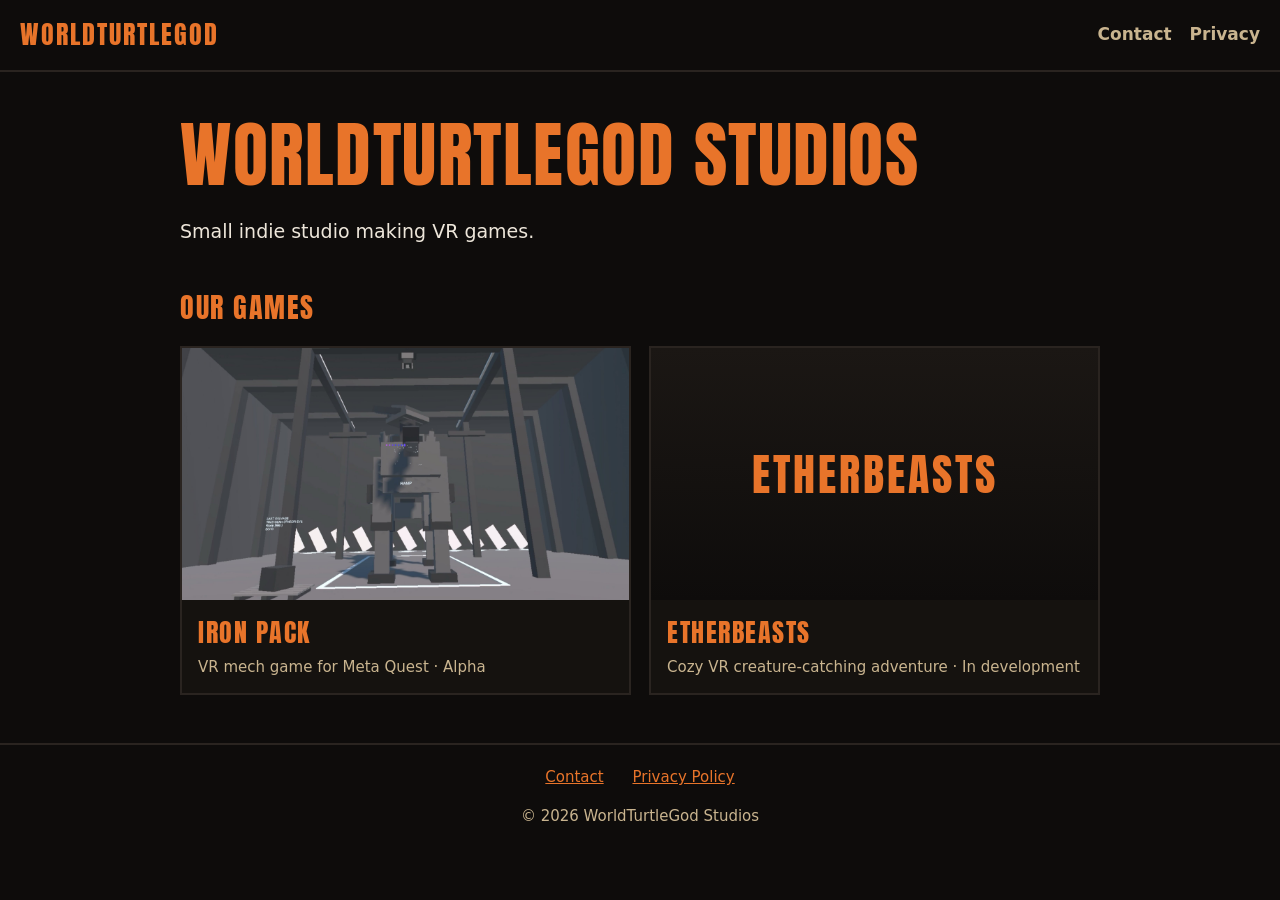
<file: index.html>
<!doctype html><html lang="en"><head><meta charset="utf-8"><meta name="viewport" content="width=device-width,initial-scale=1">
<title>WorldTurtleGod Studios</title><meta name="description" content="WorldTurtleGod Studios — makers of Iron Pack and Etherbeasts."><link rel="icon" href="favicon.png"><link rel="apple-touch-icon" href="apple-touch-icon.png">
<link rel="preconnect" href="https://fonts.googleapis.com"><link rel="preconnect" href="https://fonts.gstatic.com" crossorigin><link href="https://fonts.googleapis.com/css2?family=Anton&display=swap" rel="stylesheet"><link rel="stylesheet" href="style.css"></head><body>
<header><a class="mark" href="./">WORLDTURTLEGOD</a><nav><a href="contact/">Contact</a><a href="privacy/">Privacy</a></nav></header>
<main><h1>WORLDTURTLEGOD STUDIOS</h1><p class="lead">Small indie studio making VR games.</p><h2>OUR GAMES</h2><div class="cards">
<a class="card" href="ironpack/"><img src="img/shot1.jpg" width="1024" height="576" alt="Iron Pack screenshot"><span class="ct">IRON PACK</span><span class="cs">VR mech game for Meta Quest · Alpha</span></a>
<a class="card" href="etherbeasts/"><span class="tx">ETHERBEASTS</span><span class="ct">ETHERBEASTS</span><span class="cs">Cozy VR creature-catching adventure · In development</span></a>
</div></main>
<footer><a href="contact/">Contact</a> <a href="privacy/">Privacy Policy</a><p>&copy; 2026 WorldTurtleGod Studios</p></footer></body></html>
</file>
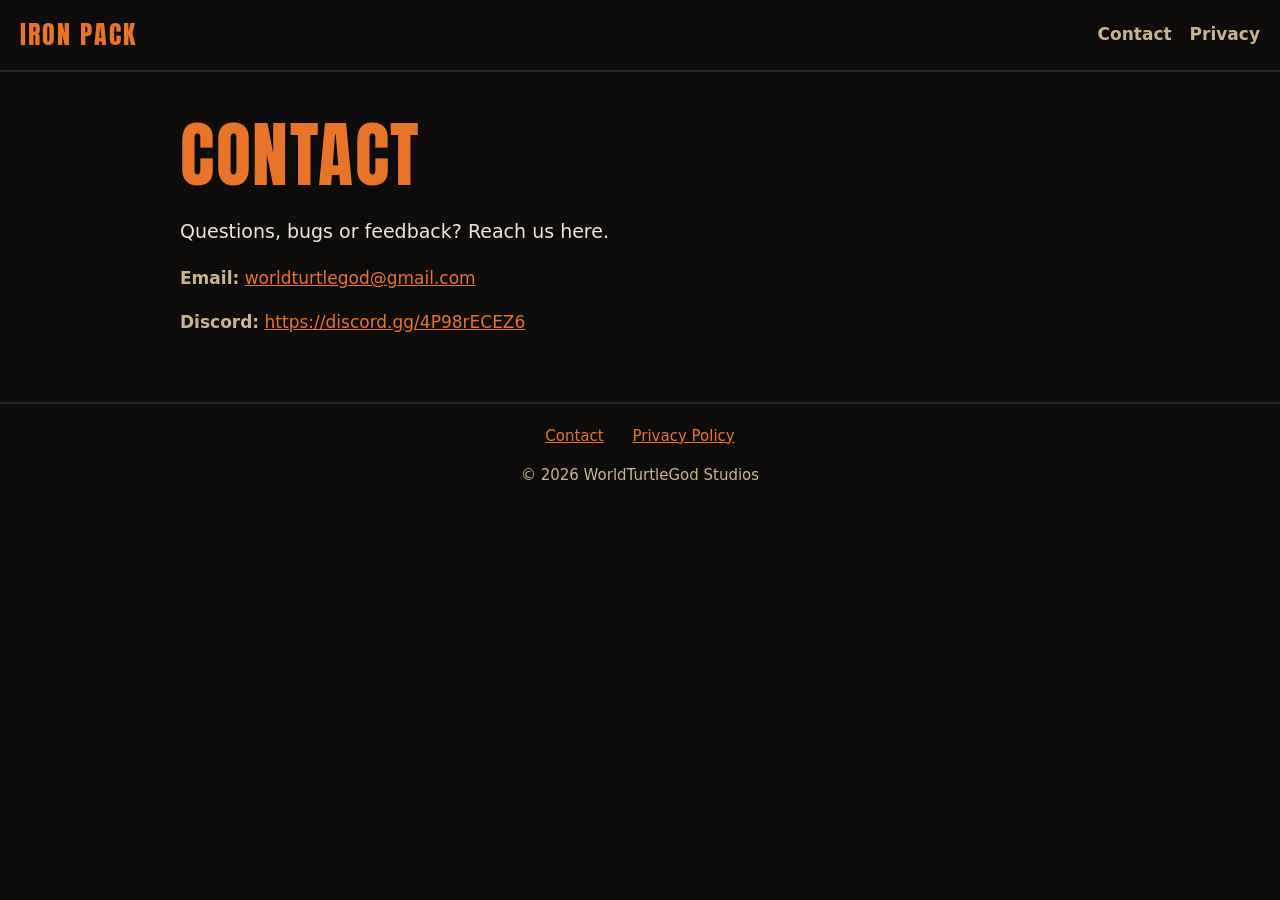
<file: contact/index.html>
<!doctype html><html lang="en"><head><meta charset="utf-8"><meta name="viewport" content="width=device-width,initial-scale=1">
<title>Contact — Iron Pack</title><meta name="description" content="A VR mech game for Meta Quest by WorldTurtleGod Studios."><link rel="icon" href="../favicon.png"><link rel="apple-touch-icon" href="../apple-touch-icon.png">
<link rel="preconnect" href="https://fonts.googleapis.com"><link rel="preconnect" href="https://fonts.gstatic.com" crossorigin>
<link href="https://fonts.googleapis.com/css2?family=Anton&display=swap" rel="stylesheet"><link rel="stylesheet" href="../style.css"></head><body>
<header><a class="mark" href="../">IRON PACK</a><nav><a href="../contact/">Contact</a><a href="../privacy/">Privacy</a></nav></header>
<main><h1>CONTACT</h1><p class="lead">Questions, bugs or feedback? Reach us here.</p><p><strong>Email:</strong> <a href="mailto:worldturtlegod@gmail.com">worldturtlegod@gmail.com</a></p><p><strong>Discord:</strong> <a href="https://discord.gg/4P98rECEZ6">https://discord.gg/4P98rECEZ6</a></p></main>
<footer><a href="../contact/">Contact</a> <a href="../privacy/">Privacy Policy</a><p>&copy; 2026 WorldTurtleGod Studios</p></footer></body></html>
</file>
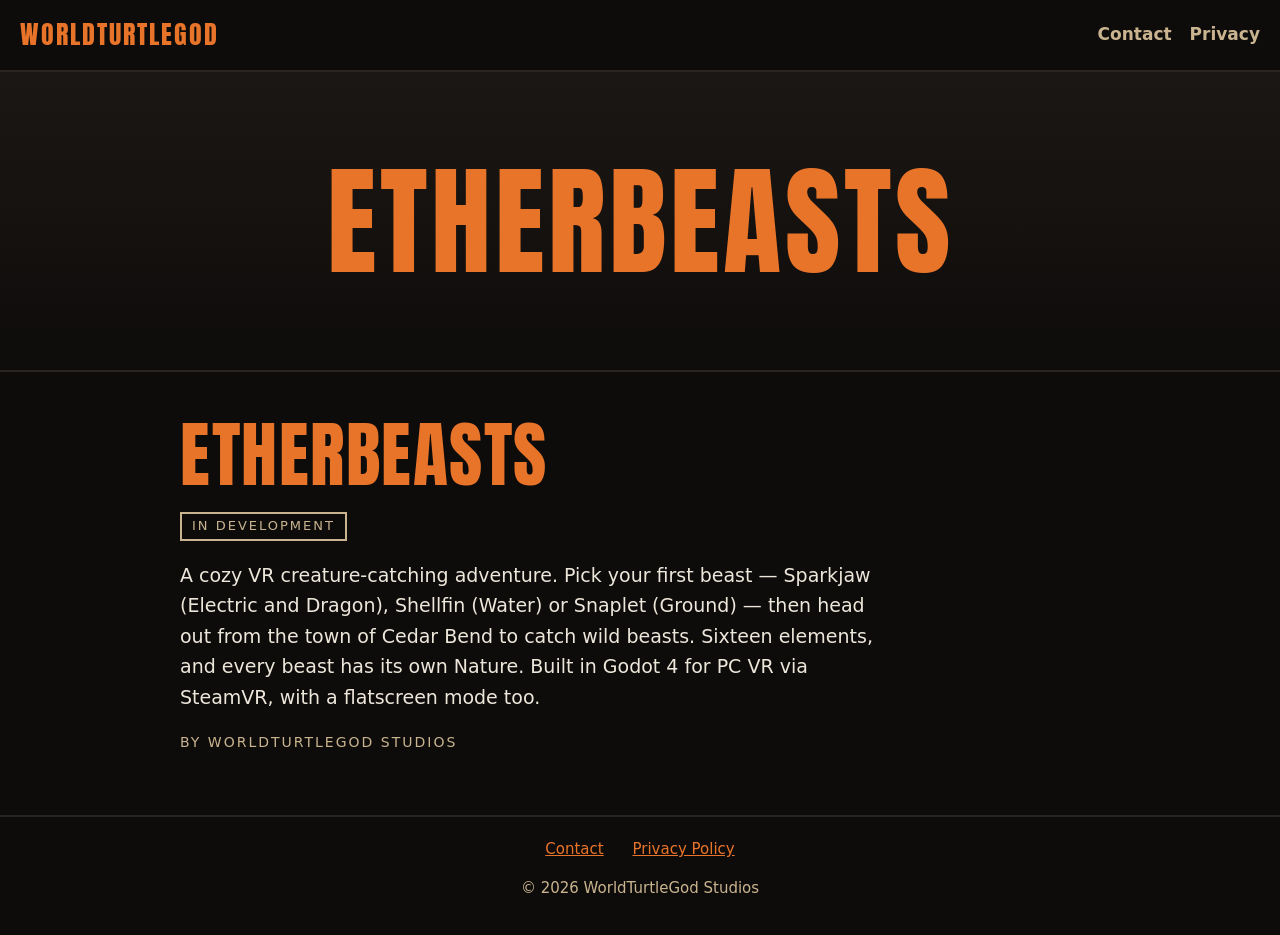
<file: etherbeasts/index.html>
<!doctype html><html lang="en"><head><meta charset="utf-8"><meta name="viewport" content="width=device-width,initial-scale=1">
<title>Etherbeasts — cozy VR creature-catching adventure</title><meta name="description" content="Etherbeasts, a cozy VR creature-catching adventure by WorldTurtleGod Studios. In development."><link rel="icon" href="../favicon.png"><link rel="apple-touch-icon" href="../apple-touch-icon.png">
<link rel="preconnect" href="https://fonts.googleapis.com"><link rel="preconnect" href="https://fonts.gstatic.com" crossorigin><link href="https://fonts.googleapis.com/css2?family=Anton&display=swap" rel="stylesheet"><link rel="stylesheet" href="../style.css"></head><body>
<header><a class="mark" href="../">WORLDTURTLEGOD</a><nav><a href="../contact/">Contact</a><a href="../privacy/">Privacy</a></nav></header>
<div class="txhero"><span>ETHERBEASTS</span></div><main><h1>ETHERBEASTS</h1><p class="tag">In development</p><p class="lead">A cozy VR creature-catching adventure. Pick your first beast — Sparkjaw (Electric and Dragon), Shellfin (Water) or Snaplet (Ground) — then head out from the town of Cedar Bend to catch wild beasts. Sixteen elements, and every beast has its own Nature. Built in Godot 4 for PC VR via SteamVR, with a flatscreen mode too.</p><p class="by">By WorldTurtleGod Studios</p></main>
<footer><a href="../contact/">Contact</a> <a href="../privacy/">Privacy Policy</a><p>&copy; 2026 WorldTurtleGod Studios</p></footer></body></html>
</file>
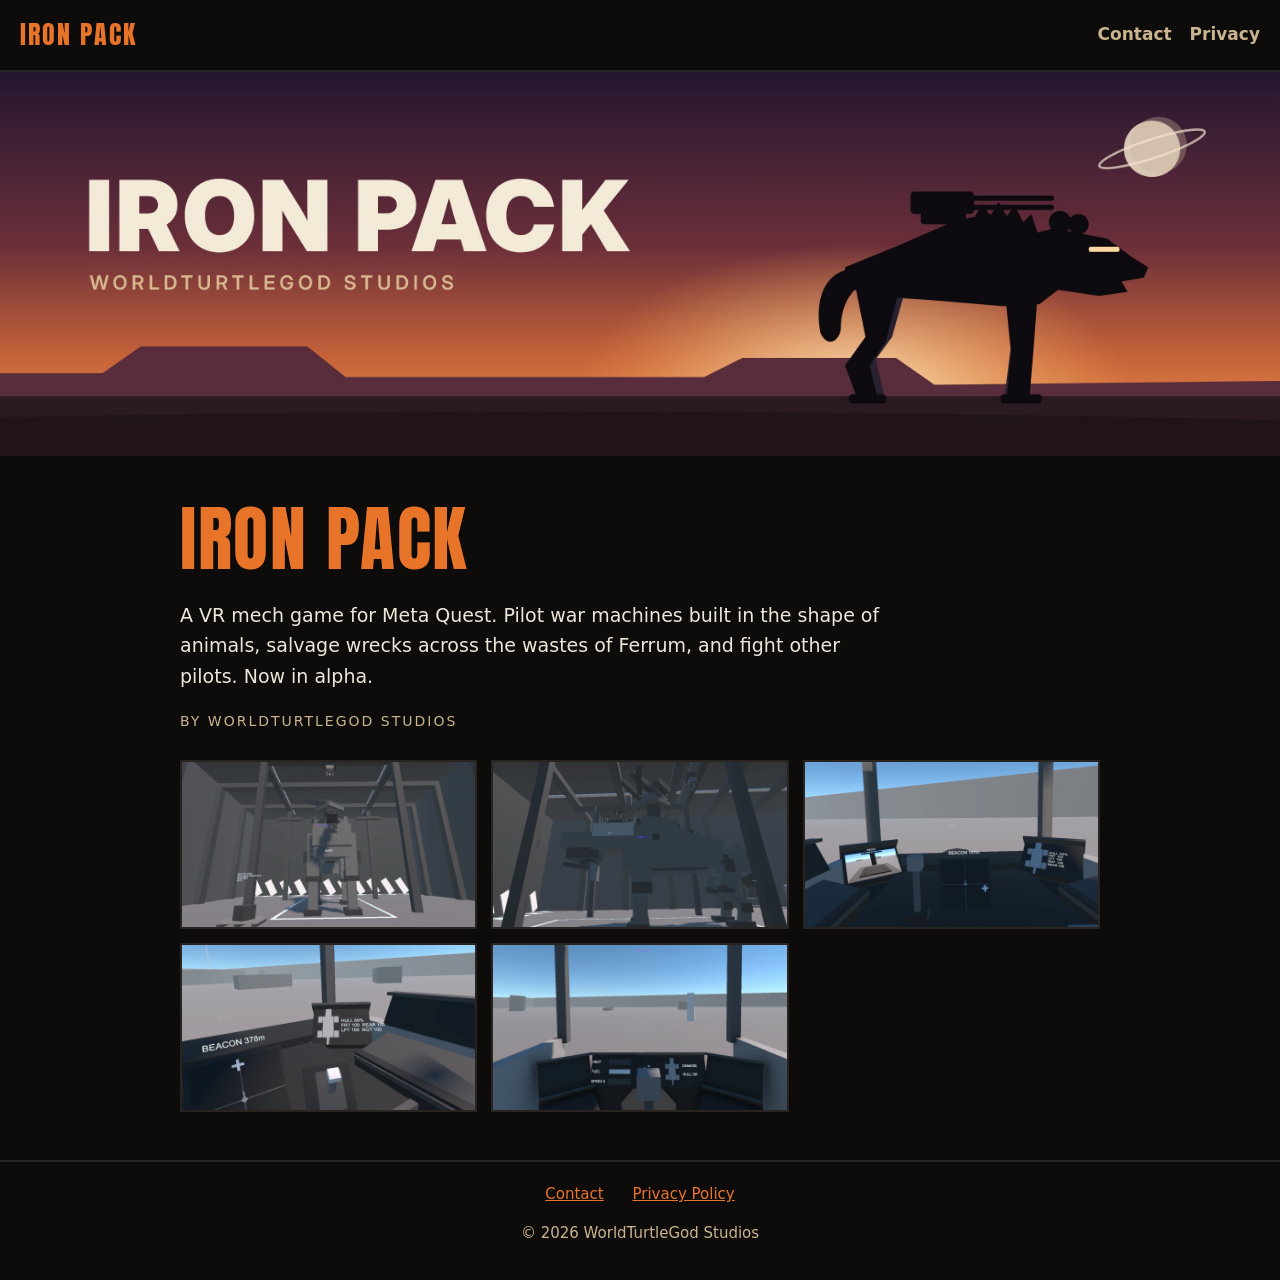
<file: ironpack/index.html>
<!doctype html><html lang="en"><head><meta charset="utf-8"><meta name="viewport" content="width=device-width,initial-scale=1">
<title>Iron Pack — VR mech game for Meta Quest</title><meta name="description" content="A VR mech game for Meta Quest by WorldTurtleGod Studios."><link rel="icon" href="../favicon.png"><link rel="apple-touch-icon" href="../apple-touch-icon.png">
<link rel="preconnect" href="https://fonts.googleapis.com"><link rel="preconnect" href="https://fonts.gstatic.com" crossorigin>
<link href="https://fonts.googleapis.com/css2?family=Anton&display=swap" rel="stylesheet"><link rel="stylesheet" href="../style.css"></head><body>
<header><a class="mark" href="../">IRON PACK</a><nav><a href="../contact/">Contact</a><a href="../privacy/">Privacy</a></nav></header>
<img class="hero" src="../img/hero.jpg" width="3000" height="900" alt="Iron Pack — hyena-shaped mech silhouette at sunset with a ringed moon"><main><h1>IRON PACK</h1><p class="lead">A VR mech game for Meta Quest. Pilot war machines built in the shape of animals, salvage wrecks across the wastes of Ferrum, and fight other pilots. Now in alpha.</p><p class="by">By WorldTurtleGod Studios</p><div class="grid"><img src="../img/shot1.jpg" width="1024" height="576" loading="lazy" alt="Iron Pack screenshot 1"><img src="../img/shot2.jpg" width="1024" height="576" loading="lazy" alt="Iron Pack screenshot 2"><img src="../img/shot3.jpg" width="1024" height="576" loading="lazy" alt="Iron Pack screenshot 3"><img src="../img/shot4.jpg" width="1024" height="576" loading="lazy" alt="Iron Pack screenshot 4"><img src="../img/shot5.jpg" width="1024" height="576" loading="lazy" alt="Iron Pack screenshot 5"></div></main>
<footer><a href="../contact/">Contact</a> <a href="../privacy/">Privacy Policy</a><p>&copy; 2026 WorldTurtleGod Studios</p></footer></body></html>
</file>
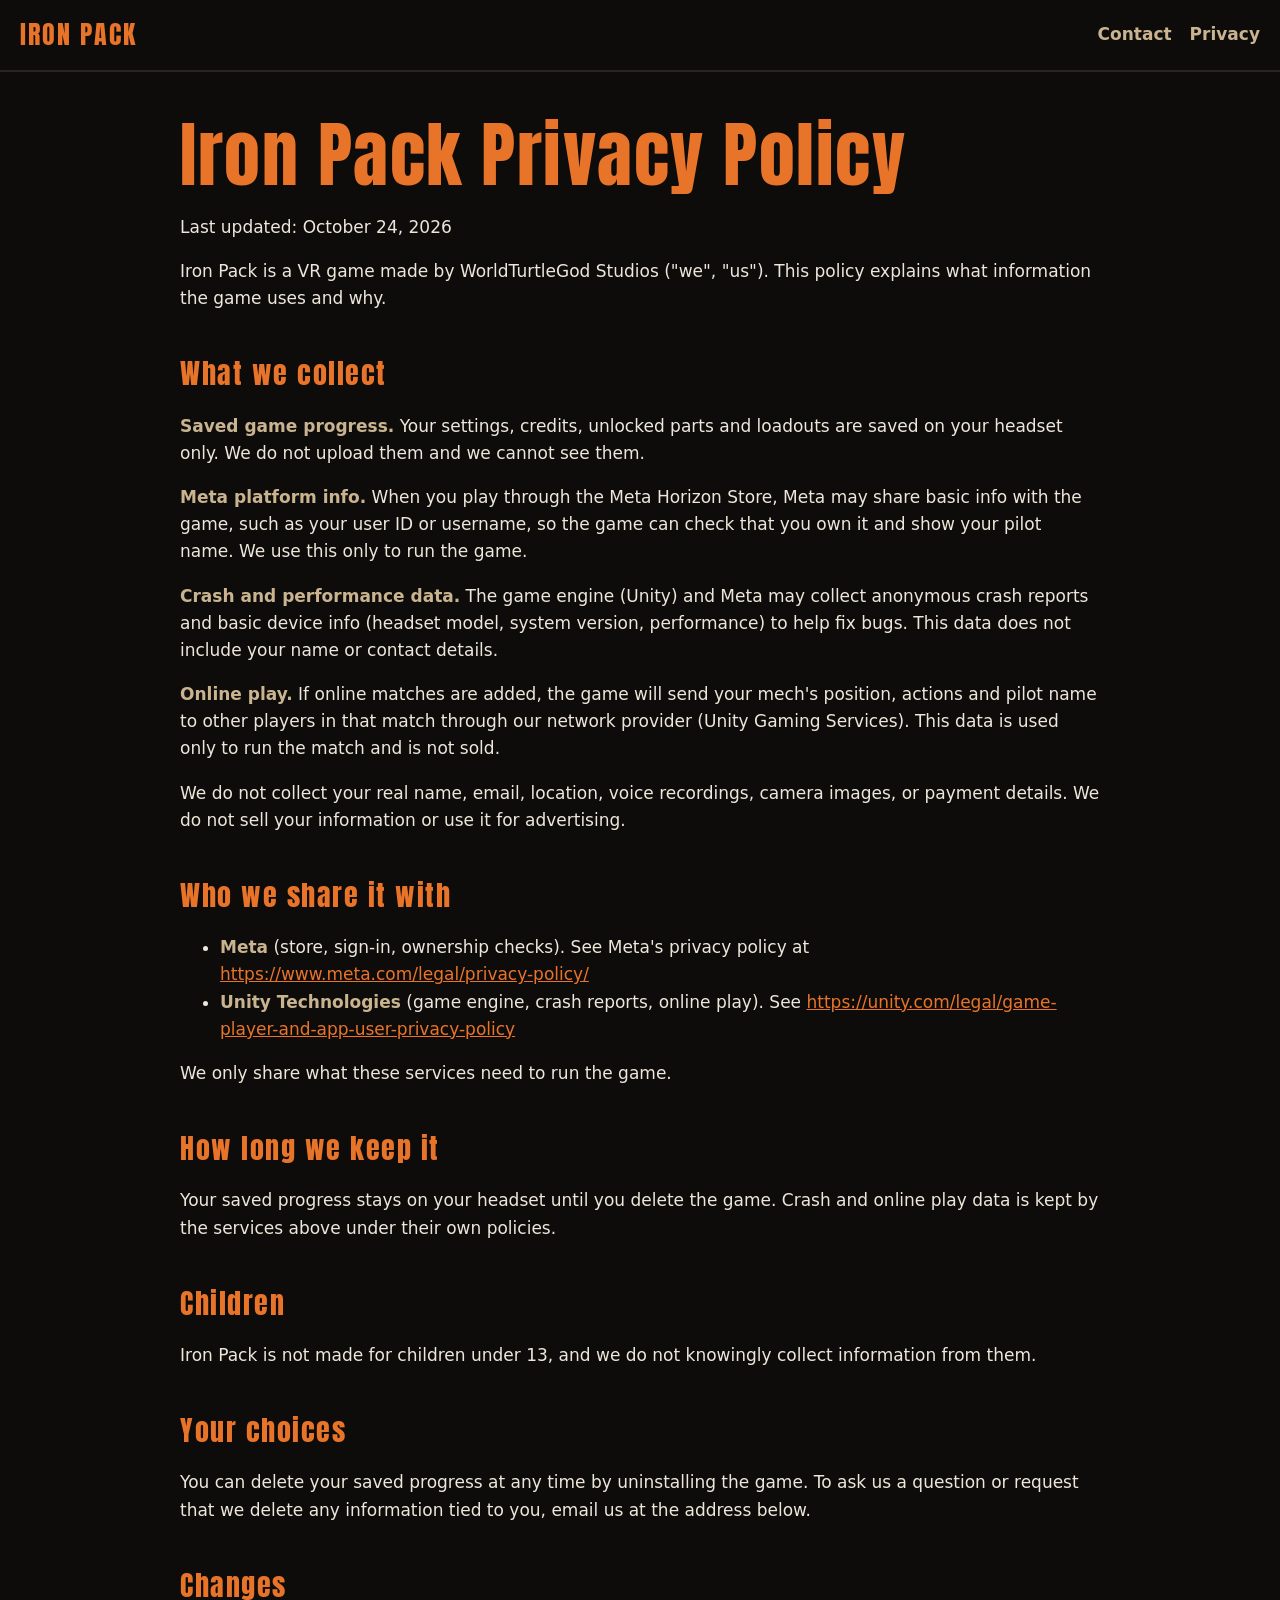
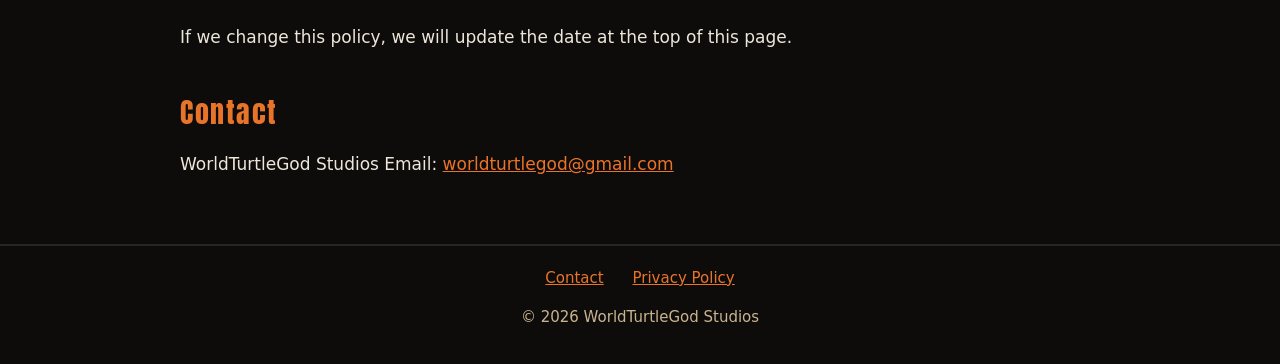
<file: privacy/index.html>
<!doctype html><html lang="en"><head><meta charset="utf-8"><meta name="viewport" content="width=device-width,initial-scale=1">
<title>Privacy Policy — Iron Pack</title><meta name="description" content="Iron Pack privacy policy."><link rel="icon" href="../favicon.png"><link rel="apple-touch-icon" href="../apple-touch-icon.png">
<link rel="preconnect" href="https://fonts.googleapis.com"><link rel="preconnect" href="https://fonts.gstatic.com" crossorigin>
<link href="https://fonts.googleapis.com/css2?family=Anton&display=swap" rel="stylesheet"><link rel="stylesheet" href="../style.css"></head><body>
<header><a class="mark" href="../">IRON PACK</a><nav><a href="../contact/">Contact</a><a href="../privacy/">Privacy</a></nav></header>
<main><h1>Iron Pack Privacy Policy</h1>
<p>Last updated: October 24, 2026</p>
<p>Iron Pack is a VR game made by WorldTurtleGod Studios ("we", "us"). This policy explains what information the game uses and why.</p>
<h2>What we collect</h2>
<p><strong>Saved game progress.</strong> Your settings, credits, unlocked parts and loadouts are saved on your headset only. We do not upload them and we cannot see them.</p>
<p><strong>Meta platform info.</strong> When you play through the Meta Horizon Store, Meta may share basic info with the game, such as your user ID or username, so the game can check that you own it and show your pilot name. We use this only to run the game.</p>
<p><strong>Crash and performance data.</strong> The game engine (Unity) and Meta may collect anonymous crash reports and basic device info (headset model, system version, performance) to help fix bugs. This data does not include your name or contact details.</p>
<p><strong>Online play.</strong> If online matches are added, the game will send your mech's position, actions and pilot name to other players in that match through our network provider (Unity Gaming Services). This data is used only to run the match and is not sold.</p>
<p>We do not collect your real name, email, location, voice recordings, camera images, or payment details. We do not sell your information or use it for advertising.</p>
<h2>Who we share it with</h2>
<ul>
<li><strong>Meta</strong> (store, sign-in, ownership checks). See Meta's privacy policy at <a href="https://www.meta.com/legal/privacy-policy/">https://www.meta.com/legal/privacy-policy/</a></li>
<li><strong>Unity Technologies</strong> (game engine, crash reports, online play). See <a href="https://unity.com/legal/game-player-and-app-user-privacy-policy">https://unity.com/legal/game-player-and-app-user-privacy-policy</a></li>
</ul>
<p>We only share what these services need to run the game.</p>
<h2>How long we keep it</h2>
<p>Your saved progress stays on your headset until you delete the game. Crash and online play data is kept by the services above under their own policies.</p>
<h2>Children</h2>
<p>Iron Pack is not made for children under 13, and we do not knowingly collect information from them.</p>
<h2>Your choices</h2>
<p>You can delete your saved progress at any time by uninstalling the game. To ask us a question or request that we delete any information tied to you, email us at the address below.</p>
<h2>Changes</h2>
<p>If we change this policy, we will update the date at the top of this page.</p>
<h2>Contact</h2>
<p>WorldTurtleGod Studios
Email: <a href="mailto:worldturtlegod@gmail.com">worldturtlegod@gmail.com</a></p></main>
<footer><a href="../contact/">Contact</a> <a href="../privacy/">Privacy Policy</a><p>&copy; 2026 WorldTurtleGod Studios</p></footer></body></html>
</file>
<file: style.css>
*{box-sizing:border-box}body{margin:0;background:#0E0C0B;color:#EDE6DA;font:17px/1.6 system-ui,-apple-system,Segoe UI,Roboto,sans-serif}
a{color:#E8742A}a:hover{color:#C9B48F}
header{display:flex;align-items:center;justify-content:space-between;padding:14px 20px;border-bottom:2px solid #2a2420}
.mark{font-family:Anton,Impact,sans-serif;font-size:26px;letter-spacing:2px;color:#E8742A;text-decoration:none}
nav a{color:#C9B48F;text-decoration:none;margin-left:18px;font-weight:600}
.hero{display:block;width:100%;height:auto}
main{max-width:960px;margin:0 auto;padding:28px 20px 48px}
h1,h2{font-family:Anton,Impact,sans-serif;font-weight:400;letter-spacing:1.5px;color:#E8742A;line-height:1.15}
h1{font-size:clamp(40px,8vw,72px);margin:.2em 0}h2{font-size:28px;margin-top:1.6em}
.by{color:#C9B48F;font-size:14px;letter-spacing:2px;text-transform:uppercase}
.lead{font-size:19px;max-width:720px}
.grid{display:grid;grid-template-columns:repeat(auto-fit,minmax(280px,1fr));gap:14px;margin-top:28px}
.grid img{width:100%;height:auto;display:block;border:2px solid #2a2420}
strong{color:#C9B48F}
footer{border-top:2px solid #2a2420;padding:20px;text-align:center;font-size:15px;color:#C9B48F}
footer a{margin:0 12px}.cards{display:grid;grid-template-columns:repeat(auto-fit,minmax(280px,1fr));gap:18px;margin-top:18px}
.card{display:block;text-decoration:none;color:#EDE6DA;border:2px solid #2a2420;background:#15120f}
.card:hover{border-color:#E8742A;color:#EDE6DA}
.card img,.card .tx{width:100%;height:auto;flex:none;aspect-ratio:16/9;display:block;object-fit:cover}
.card .tx{display:flex;align-items:center;justify-content:center;font-family:Anton,Impact,sans-serif;font-size:clamp(28px,5vw,44px);letter-spacing:3px;color:#E8742A;background:linear-gradient(#1b1714,#0E0C0B)}
.ct,.cs{display:block}.ct{font-family:Anton,Impact,sans-serif;font-size:26px;letter-spacing:1.5px;color:#E8742A;padding:12px 16px 0}
.cs{color:#C9B48F;font-size:15px;padding:2px 16px 14px}
.txhero{display:flex;align-items:center;justify-content:center;min-height:clamp(160px,30vw,300px);background:linear-gradient(#1b1714,#0E0C0B);border-bottom:2px solid #2a2420}
.txhero span{font-family:Anton,Impact,sans-serif;font-size:clamp(48px,11vw,120px);letter-spacing:4px;color:#E8742A}
.tag{display:inline-block;border:2px solid #C9B48F;color:#C9B48F;padding:2px 10px;font-size:13px;letter-spacing:2px;text-transform:uppercase;margin:0}
</file>
